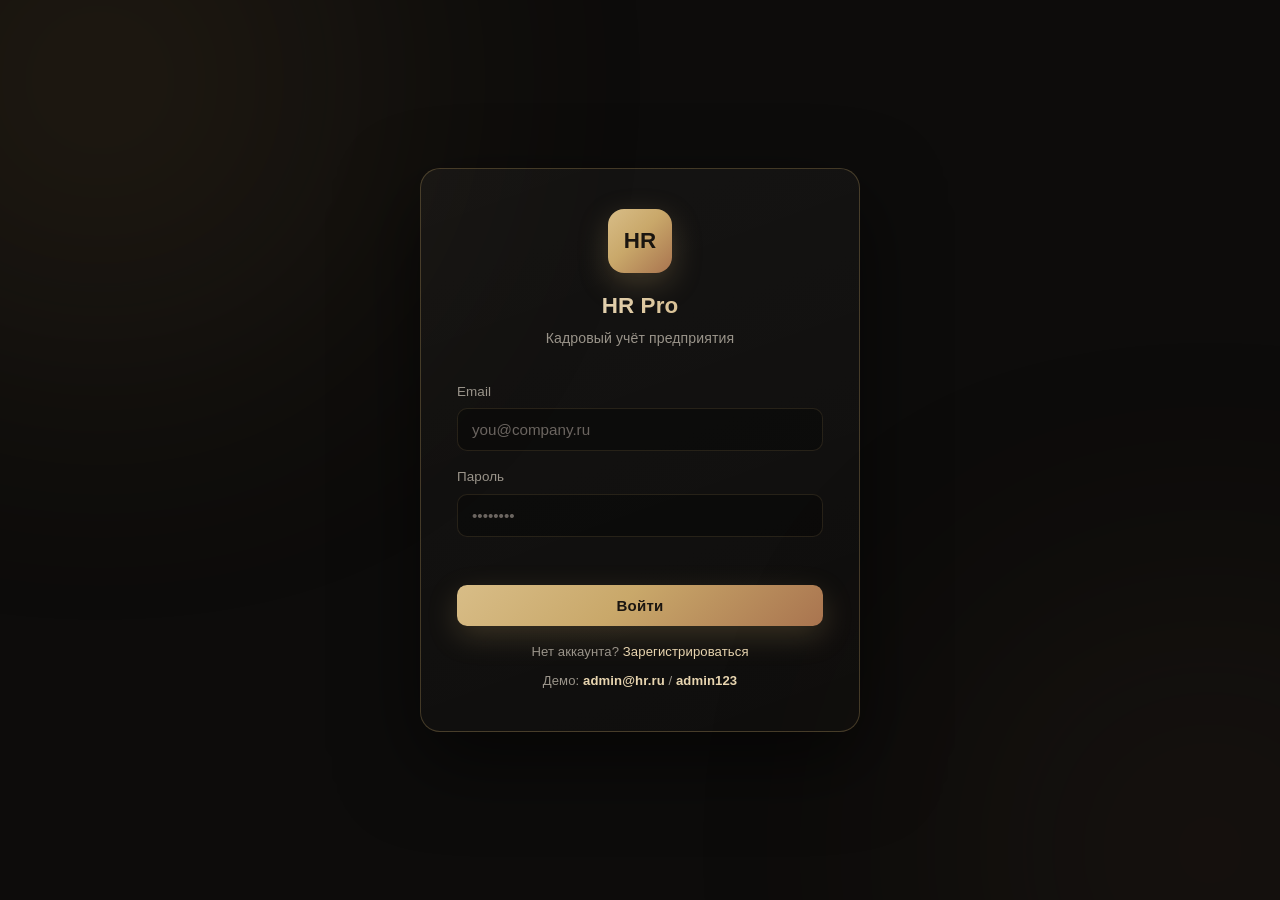
<file: ui/index.html>
<!DOCTYPE html>
<html lang="ru">
<head>
<meta charset="UTF-8">
<meta name="viewport" content="width=device-width, initial-scale=1.0">
<title>Вход — HR Pro</title>
<link rel="stylesheet" href="style.css">
</head>
<body>
<div class="auth-screen">
  <div class="auth-bg-glow auth-glow1"></div>
  <div class="auth-bg-glow auth-glow2"></div>
  <div class="auth-container">
    <div class="auth-brand">
      <div class="brand-mark">HR</div>
      <div class="brand-name">HR Pro</div>
      <div class="brand-sub">Кадровый учёт предприятия</div>
    </div>
    <form id="loginForm" class="auth-form active">
      <div class="field">
        <label>Email</label>
        <input type="email" id="loginEmail" placeholder="you@company.ru" required>
      </div>
      <div class="field">
        <label>Пароль</label>
        <input type="password" id="loginPassword" placeholder="••••••••" required>
      </div>
      <div class="auth-error" id="loginError"></div>
      <button type="submit" class="btn btn-primary btn-full">Войти</button>
      <p class="auth-hint">Нет аккаунта? <a href="register.html" style="color:var(--champagne)">Зарегистрироваться</a></p>
      <p class="auth-hint" style="margin-top:8px">Демо: <b>admin@hr.ru</b> / <b>admin123</b></p>
    </form>
  </div>
</div>
<script src="auth.js"></script>
</body>
</html>
</file>
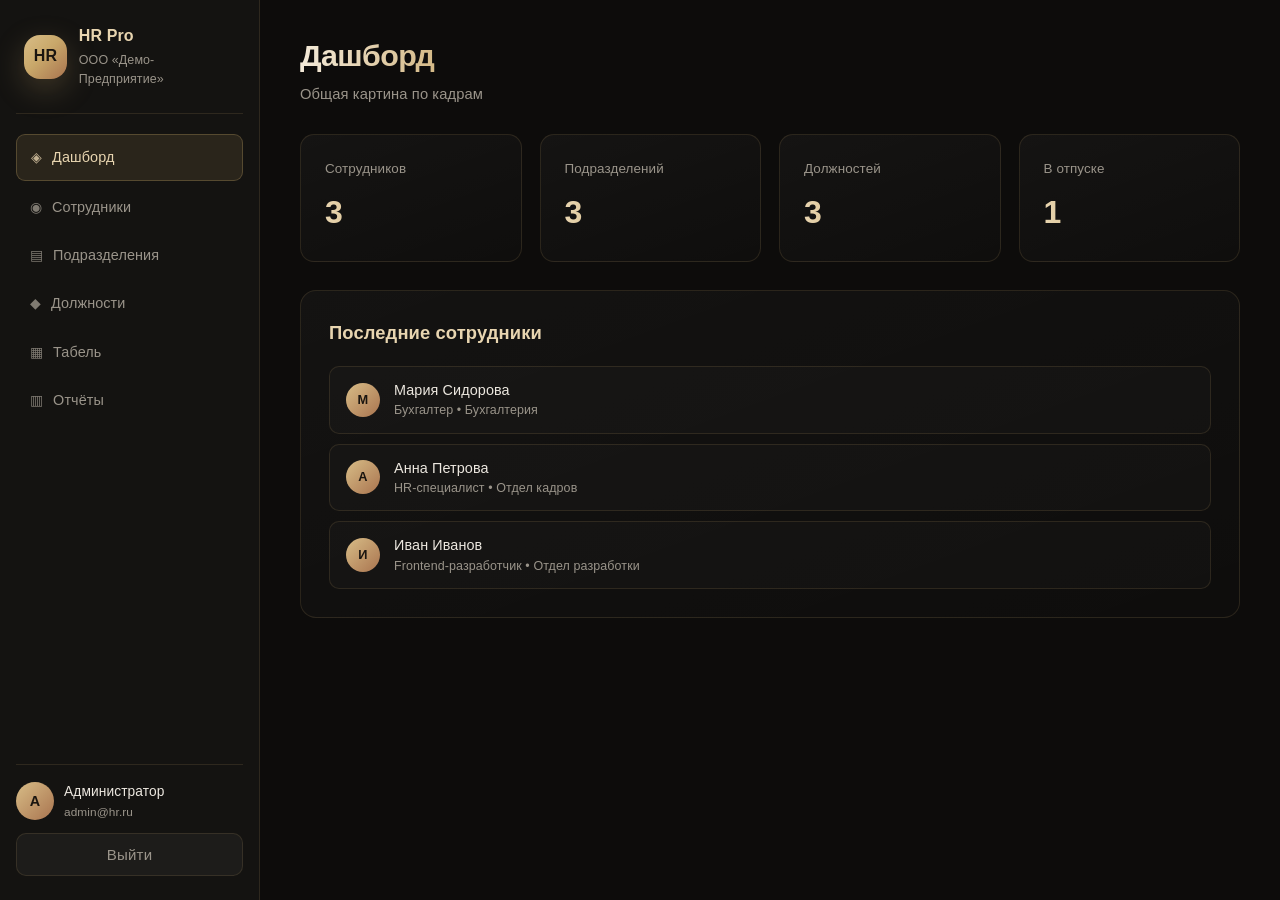
<file: ui/dashboard.html>
<!DOCTYPE html>
<html lang="ru">
<head>
<meta charset="UTF-8">
<meta name="viewport" content="width=device-width, initial-scale=1.0">
<title>Дашборд — HR Pro</title>
<link rel="stylesheet" href="style.css">
</head>
<body>
<div class="app">
  <aside class="sidebar">
    <div class="sidebar-brand">
      <div class="brand-mark small">HR</div>
      <div>
        <div class="sidebar-title">HR Pro</div>
        <div class="sidebar-company" id="companyName">—</div>
      </div>
    </div>
    <nav class="sidebar-nav">
      <a class="nav-item" data-view="dashboard" href="dashboard.html"><span class="nav-icon">◈</span> Дашборд</a>
      <a class="nav-item" data-view="employees" href="employees.html"><span class="nav-icon">◉</span> Сотрудники</a>
      <a class="nav-item" data-view="departments" href="departments.html"><span class="nav-icon">▤</span> Подразделения</a>
      <a class="nav-item" data-view="positions" href="positions.html"><span class="nav-icon">◆</span> Должности</a>
      <a class="nav-item" data-view="timesheet" href="timesheet.html"><span class="nav-icon">▦</span> Табель</a>
      <a class="nav-item" data-view="reports" href="reports.html"><span class="nav-icon">▥</span> Отчёты</a>
    </nav>
    <div class="sidebar-footer">
      <div class="user-badge">
        <div class="avatar" id="userAvatar">—</div>
        <div class="user-info">
          <div class="user-name" id="userName">—</div>
          <div class="user-email" id="userEmail">—</div>
        </div>
      </div>
      <button class="btn btn-ghost btn-full" id="logoutBtn">Выйти</button>
    </div>
  </aside>

  <main class="main">
    <header class="view-header">
      <div>
        <h1>Дашборд</h1>
        <p class="view-sub">Общая картина по кадрам</p>
      </div>
    </header>

    <div class="kpi-grid">
      <div class="kpi-card">
        <div class="kpi-label">Сотрудников</div>
        <div class="kpi-value" id="kpiEmployees">0</div>
      </div>
      <div class="kpi-card">
        <div class="kpi-label">Подразделений</div>
        <div class="kpi-value" id="kpiDepartments">0</div>
      </div>
      <div class="kpi-card">
        <div class="kpi-label">Должностей</div>
        <div class="kpi-value" id="kpiPositions">0</div>
      </div>
      <div class="kpi-card">
        <div class="kpi-label">В отпуске</div>
        <div class="kpi-value" id="kpiOnLeave">0</div>
      </div>
    </div>

    <div class="panel">
      <h2 class="panel-title">Последние сотрудники</h2>
      <div id="recentEmployees" class="recent-list"></div>
    </div>
  </main>
</div>
<script src="app.js"></script>
<script src="dashboard.js"></script>
</body>
</html>
</file>
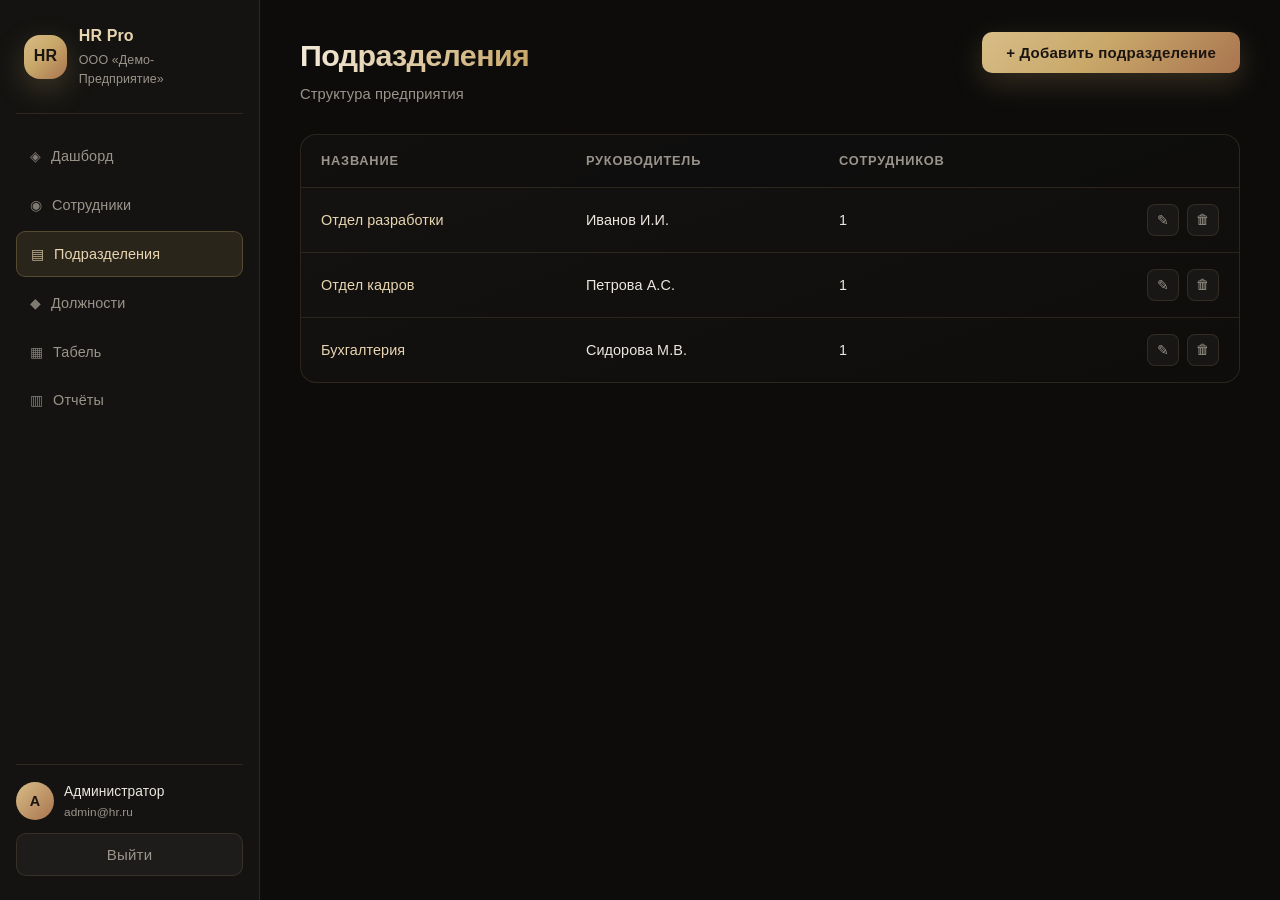
<file: ui/departments.html>
<!DOCTYPE html>
<html lang="ru">
<head>
<meta charset="UTF-8">
<meta name="viewport" content="width=device-width, initial-scale=1.0">
<title>Подразделения — HR Pro</title>
<link rel="stylesheet" href="style.css">
</head>
<body>
<div class="app">
  <aside class="sidebar">
    <div class="sidebar-brand">
      <div class="brand-mark small">HR</div>
      <div>
        <div class="sidebar-title">HR Pro</div>
        <div class="sidebar-company" id="companyName">—</div>
      </div>
    </div>
    <nav class="sidebar-nav">
      <a class="nav-item" data-view="dashboard" href="dashboard.html"><span class="nav-icon">◈</span> Дашборд</a>
      <a class="nav-item" data-view="employees" href="employees.html"><span class="nav-icon">◉</span> Сотрудники</a>
      <a class="nav-item" data-view="departments" href="departments.html"><span class="nav-icon">▤</span> Подразделения</a>
      <a class="nav-item" data-view="positions" href="positions.html"><span class="nav-icon">◆</span> Должности</a>
      <a class="nav-item" data-view="timesheet" href="timesheet.html"><span class="nav-icon">▦</span> Табель</a>
      <a class="nav-item" data-view="reports" href="reports.html"><span class="nav-icon">▥</span> Отчёты</a>
    </nav>
    <div class="sidebar-footer">
      <div class="user-badge">
        <div class="avatar" id="userAvatar">—</div>
        <div class="user-info">
          <div class="user-name" id="userName">—</div>
          <div class="user-email" id="userEmail">—</div>
        </div>
      </div>
      <button class="btn btn-ghost btn-full" id="logoutBtn">Выйти</button>
    </div>
  </aside>

  <main class="main">
    <header class="view-header">
      <div>
        <h1>Подразделения</h1>
        <p class="view-sub">Структура предприятия</p>
      </div>
      <button class="btn btn-primary" id="addDepartmentBtn">+ Добавить подразделение</button>
    </header>
    <div class="table-wrap">
      <table class="data-table">
        <thead>
          <tr>
            <th>Название</th>
            <th>Руководитель</th>
            <th>Сотрудников</th>
            <th></th>
          </tr>
        </thead>
        <tbody id="departmentsTable"></tbody>
      </table>
      <div class="empty-state" id="departmentsEmpty">Подразделений пока нет.</div>
    </div>
  </main>
</div>
<script src="app.js"></script>
<script src="departments.js"></script>
</body>
</html>
</file>
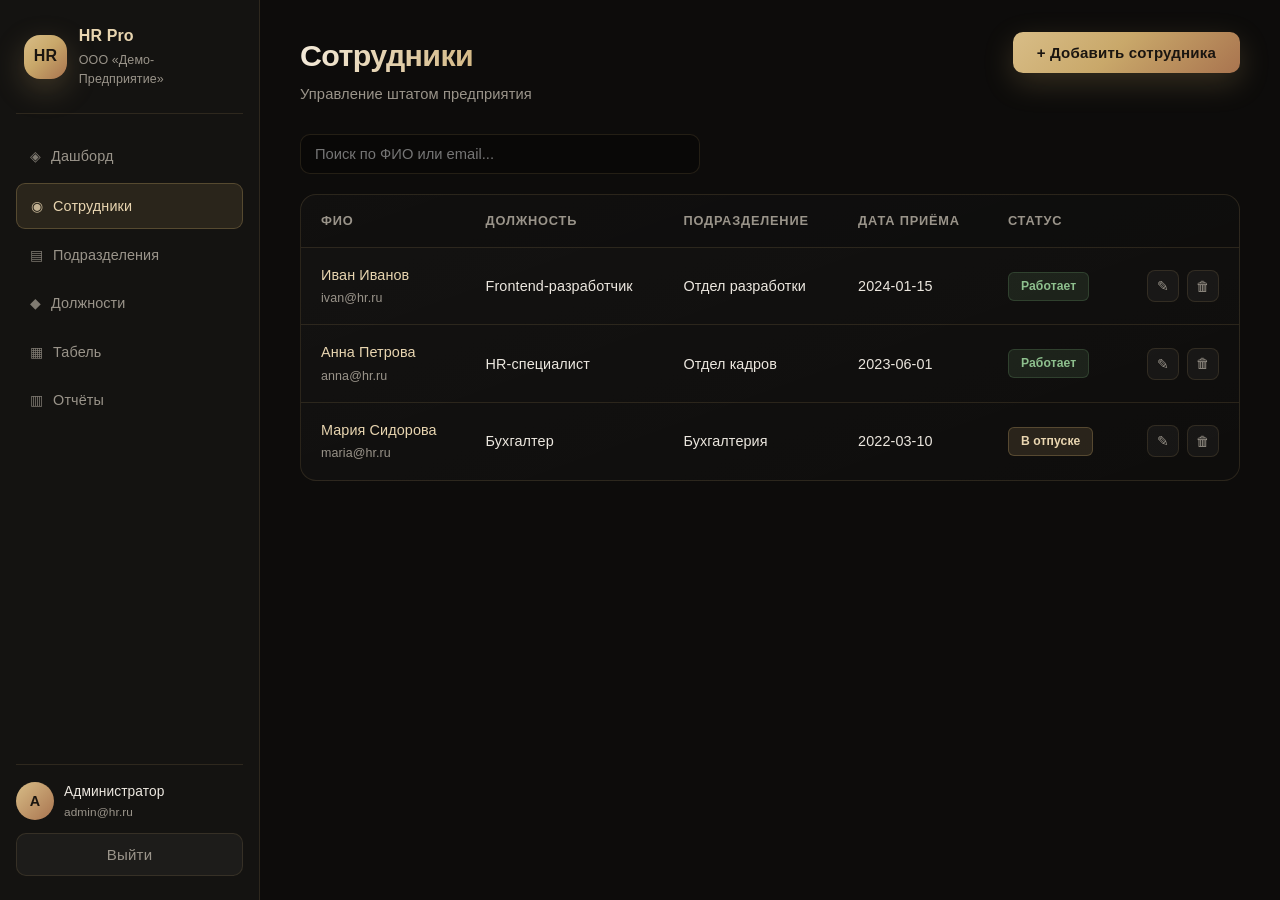
<file: ui/employees.html>
<!DOCTYPE html>
<html lang="ru">
<head>
<meta charset="UTF-8">
<meta name="viewport" content="width=device-width, initial-scale=1.0">
<title>Сотрудники — HR Pro</title>
<link rel="stylesheet" href="style.css">
</head>
<body>
<div class="app">
  <aside class="sidebar">
    <div class="sidebar-brand">
      <div class="brand-mark small">HR</div>
      <div>
        <div class="sidebar-title">HR Pro</div>
        <div class="sidebar-company" id="companyName">—</div>
      </div>
    </div>
    <nav class="sidebar-nav">
      <a class="nav-item" data-view="dashboard" href="dashboard.html"><span class="nav-icon">◈</span> Дашборд</a>
      <a class="nav-item" data-view="employees" href="employees.html"><span class="nav-icon">◉</span> Сотрудники</a>
      <a class="nav-item" data-view="departments" href="departments.html"><span class="nav-icon">▤</span> Подразделения</a>
      <a class="nav-item" data-view="positions" href="positions.html"><span class="nav-icon">◆</span> Должности</a>
      <a class="nav-item" data-view="timesheet" href="timesheet.html"><span class="nav-icon">▦</span> Табель</a>
      <a class="nav-item" data-view="reports" href="reports.html"><span class="nav-icon">▥</span> Отчёты</a>
    </nav>
    <div class="sidebar-footer">
      <div class="user-badge">
        <div class="avatar" id="userAvatar">—</div>
        <div class="user-info">
          <div class="user-name" id="userName">—</div>
          <div class="user-email" id="userEmail">—</div>
        </div>
      </div>
      <button class="btn btn-ghost btn-full" id="logoutBtn">Выйти</button>
    </div>
  </aside>

  <main class="main">
    <header class="view-header">
      <div>
        <h1>Сотрудники</h1>
        <p class="view-sub">Управление штатом предприятия</p>
      </div>
      <button class="btn btn-primary" id="addEmployeeBtn">+ Добавить сотрудника</button>
    </header>

    <div class="toolbar">
      <input type="text" id="searchEmployees" class="search-input" placeholder="Поиск по ФИО или email...">
    </div>

    <div class="table-wrap">
      <table class="data-table">
        <thead>
          <tr>
            <th>ФИО</th>
            <th>Должность</th>
            <th>Подразделение</th>
            <th>Дата приёма</th>
            <th>Статус</th>
            <th></th>
          </tr>
        </thead>
        <tbody id="employeesTable"></tbody>
      </table>
      <div class="empty-state" id="employeesEmpty">Пока нет сотрудников. Добавьте первого.</div>
    </div>
  </main>
</div>
<script src="app.js"></script>
<script src="employees.js"></script>
</body>
</html>
</file>
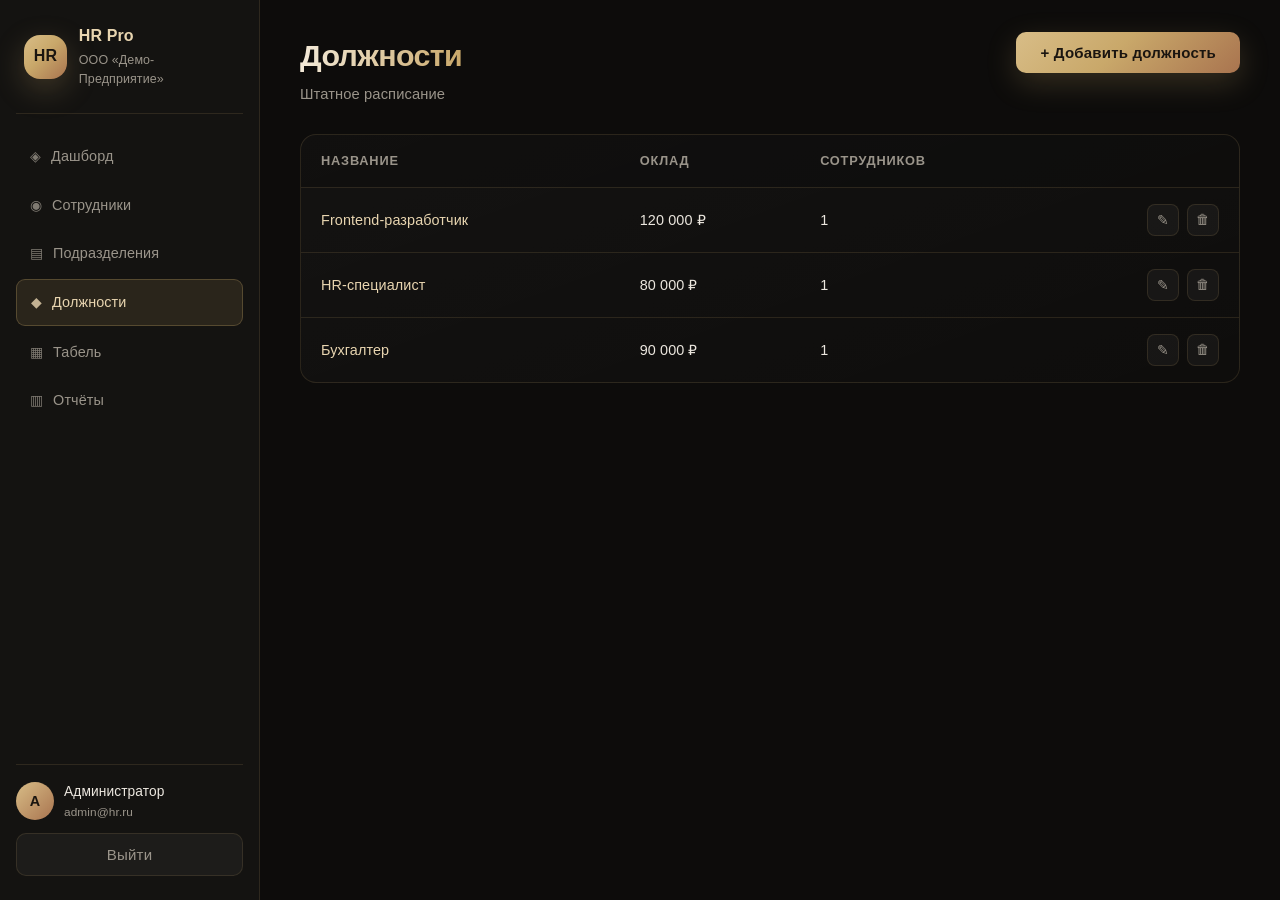
<file: ui/positions.html>
<!DOCTYPE html>
<html lang="ru">
<head>
<meta charset="UTF-8">
<meta name="viewport" content="width=device-width, initial-scale=1.0">
<title>Должности — HR Pro</title>
<link rel="stylesheet" href="style.css">
</head>
<body>
<div class="app">
  <aside class="sidebar">
    <div class="sidebar-brand">
      <div class="brand-mark small">HR</div>
      <div>
        <div class="sidebar-title">HR Pro</div>
        <div class="sidebar-company" id="companyName">—</div>
      </div>
    </div>
    <nav class="sidebar-nav">
      <a class="nav-item" data-view="dashboard" href="dashboard.html"><span class="nav-icon">◈</span> Дашборд</a>
      <a class="nav-item" data-view="employees" href="employees.html"><span class="nav-icon">◉</span> Сотрудники</a>
      <a class="nav-item" data-view="departments" href="departments.html"><span class="nav-icon">▤</span> Подразделения</a>
      <a class="nav-item" data-view="positions" href="positions.html"><span class="nav-icon">◆</span> Должности</a>
      <a class="nav-item" data-view="timesheet" href="timesheet.html"><span class="nav-icon">▦</span> Табель</a>
      <a class="nav-item" data-view="reports" href="reports.html"><span class="nav-icon">▥</span> Отчёты</a>
    </nav>
    <div class="sidebar-footer">
      <div class="user-badge">
        <div class="avatar" id="userAvatar">—</div>
        <div class="user-info">
          <div class="user-name" id="userName">—</div>
          <div class="user-email" id="userEmail">—</div>
        </div>
      </div>
      <button class="btn btn-ghost btn-full" id="logoutBtn">Выйти</button>
    </div>
  </aside>

  <main class="main">
    <header class="view-header">
      <div>
        <h1>Должности</h1>
        <p class="view-sub">Штатное расписание</p>
      </div>
      <button class="btn btn-primary" id="addPositionBtn">+ Добавить должность</button>
    </header>
    <div class="table-wrap">
      <table class="data-table">
        <thead>
          <tr>
            <th>Название</th>
            <th>Оклад</th>
            <th>Сотрудников</th>
            <th></th>
          </tr>
        </thead>
        <tbody id="positionsTable"></tbody>
      </table>
      <div class="empty-state" id="positionsEmpty">Должностей пока нет.</div>
    </div>
  </main>
</div>
<script src="app.js"></script>
<script src="positions.js"></script>
</body>
</html>
</file>
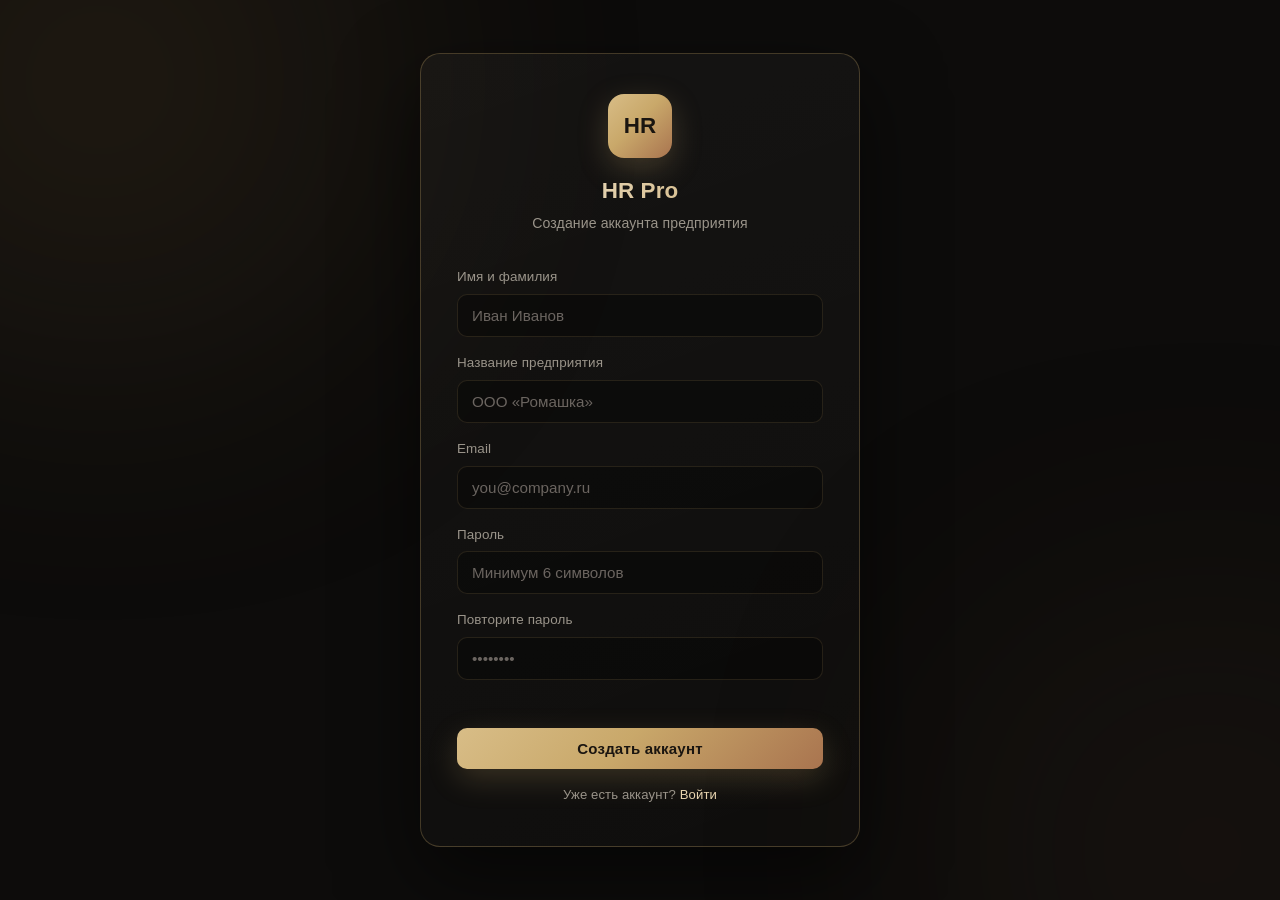
<file: ui/register.html>
<!DOCTYPE html>
<html lang="ru">
<head>
<meta charset="UTF-8">
<meta name="viewport" content="width=device-width, initial-scale=1.0">
<title>Регистрация — HR Pro</title>
<link rel="stylesheet" href="style.css">
</head>
<body>
<div class="auth-screen">
  <div class="auth-bg-glow auth-glow1"></div>
  <div class="auth-bg-glow auth-glow2"></div>
  <div class="auth-container">
    <div class="auth-brand">
      <div class="brand-mark">HR</div>
      <div class="brand-name">HR Pro</div>
      <div class="brand-sub">Создание аккаунта предприятия</div>
    </div>
    <form id="registerForm" class="auth-form active">
      <div class="field">
        <label>Имя и фамилия</label>
        <input type="text" id="regName" placeholder="Иван Иванов" required>
      </div>
      <div class="field">
        <label>Название предприятия</label>
        <input type="text" id="regCompany" placeholder="ООО «Ромашка»" required>
      </div>
      <div class="field">
        <label>Email</label>
        <input type="email" id="regEmail" placeholder="you@company.ru" required>
      </div>
      <div class="field">
        <label>Пароль</label>
        <input type="password" id="regPassword" placeholder="Минимум 6 символов" required minlength="6">
      </div>
      <div class="field">
        <label>Повторите пароль</label>
        <input type="password" id="regPassword2" placeholder="••••••••" required minlength="6">
      </div>
      <div class="auth-error" id="regError"></div>
      <button type="submit" class="btn btn-primary btn-full">Создать аккаунт</button>
      <p class="auth-hint">Уже есть аккаунт? <a href="index.html" style="color:var(--champagne)">Войти</a></p>
    </form>
  </div>
</div>
<script src="auth.js"></script>
</body>
</html>
</file>
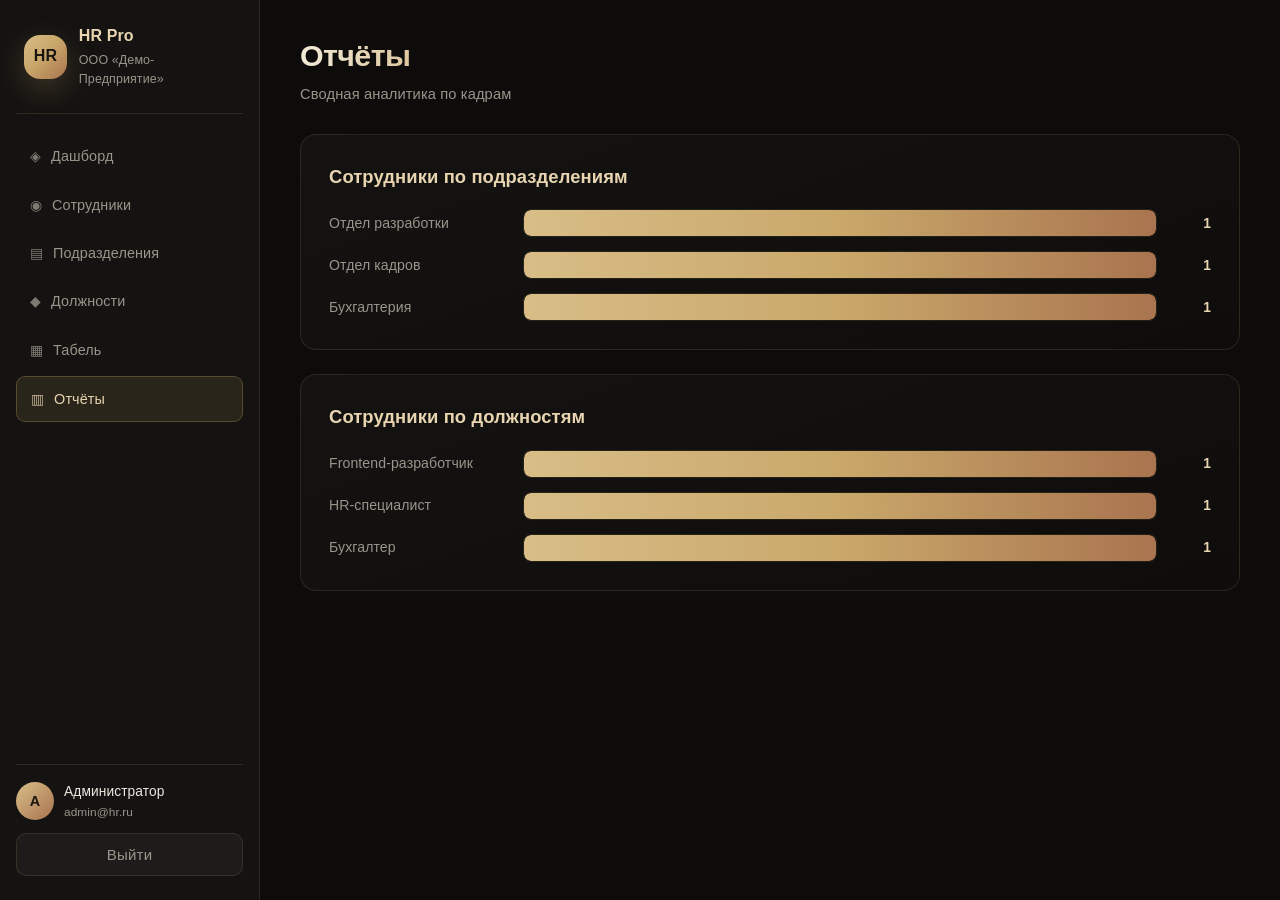
<file: ui/reports.html>
<!DOCTYPE html>
<html lang="ru">
<head>
<meta charset="UTF-8">
<meta name="viewport" content="width=device-width, initial-scale=1.0">
<title>Отчёты — HR Pro</title>
<link rel="stylesheet" href="style.css">
</head>
<body>
<div class="app">
  <aside class="sidebar">
    <div class="sidebar-brand">
      <div class="brand-mark small">HR</div>
      <div>
        <div class="sidebar-title">HR Pro</div>
        <div class="sidebar-company" id="companyName">—</div>
      </div>
    </div>
    <nav class="sidebar-nav">
      <a class="nav-item" data-view="dashboard" href="dashboard.html"><span class="nav-icon">◈</span> Дашборд</a>
      <a class="nav-item" data-view="employees" href="employees.html"><span class="nav-icon">◉</span> Сотрудники</a>
      <a class="nav-item" data-view="departments" href="departments.html"><span class="nav-icon">▤</span> Подразделения</a>
      <a class="nav-item" data-view="positions" href="positions.html"><span class="nav-icon">◆</span> Должности</a>
      <a class="nav-item" data-view="timesheet" href="timesheet.html"><span class="nav-icon">▦</span> Табель</a>
      <a class="nav-item" data-view="reports" href="reports.html"><span class="nav-icon">▥</span> Отчёты</a>
    </nav>
    <div class="sidebar-footer">
      <div class="user-badge">
        <div class="avatar" id="userAvatar">—</div>
        <div class="user-info">
          <div class="user-name" id="userName">—</div>
          <div class="user-email" id="userEmail">—</div>
        </div>
      </div>
      <button class="btn btn-ghost btn-full" id="logoutBtn">Выйти</button>
    </div>
  </aside>

  <main class="main">
    <header class="view-header">
      <div>
        <h1>Отчёты</h1>
        <p class="view-sub">Сводная аналитика по кадрам</p>
      </div>
    </header>
    <div class="panel">
      <h2 class="panel-title">Сотрудники по подразделениям</h2>
      <div id="reportDepartments" class="report-bars"></div>
    </div>
    <div class="panel">
      <h2 class="panel-title">Сотрудники по должностям</h2>
      <div id="reportPositions" class="report-bars"></div>
    </div>
  </main>
</div>
<script src="app.js"></script>
<script src="reports.js"></script>
</body>
</html>
</file>
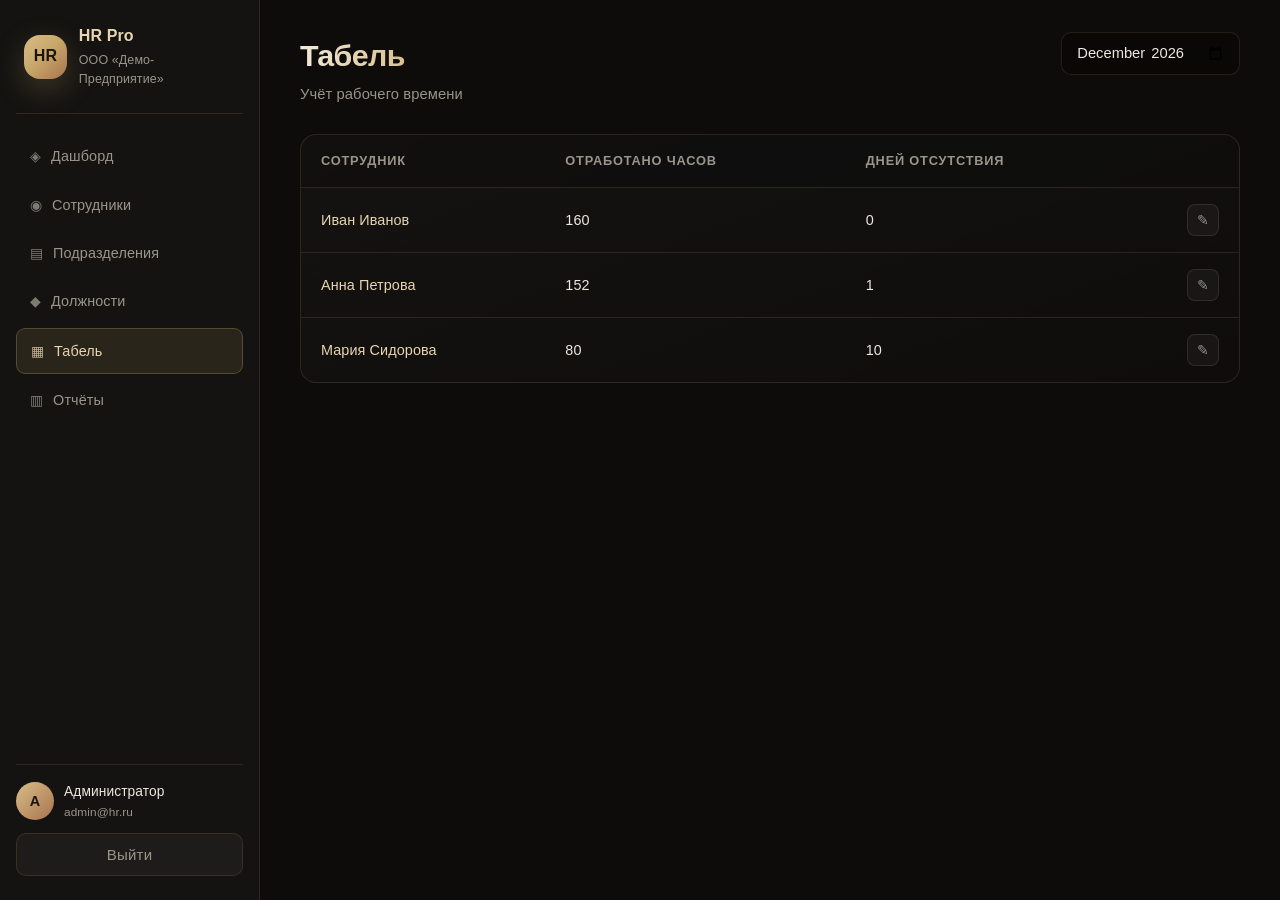
<file: ui/timesheet.html>
<!DOCTYPE html>
<html lang="ru">
<head>
<meta charset="UTF-8">
<meta name="viewport" content="width=device-width, initial-scale=1.0">
<title>Табель — HR Pro</title>
<link rel="stylesheet" href="style.css">
</head>
<body>
<div class="app">
  <aside class="sidebar">
    <div class="sidebar-brand">
      <div class="brand-mark small">HR</div>
      <div>
        <div class="sidebar-title">HR Pro</div>
        <div class="sidebar-company" id="companyName">—</div>
      </div>
    </div>
    <nav class="sidebar-nav">
      <a class="nav-item" data-view="dashboard" href="dashboard.html"><span class="nav-icon">◈</span> Дашборд</a>
      <a class="nav-item" data-view="employees" href="employees.html"><span class="nav-icon">◉</span> Сотрудники</a>
      <a class="nav-item" data-view="departments" href="departments.html"><span class="nav-icon">▤</span> Подразделения</a>
      <a class="nav-item" data-view="positions" href="positions.html"><span class="nav-icon">◆</span> Должности</a>
      <a class="nav-item" data-view="timesheet" href="timesheet.html"><span class="nav-icon">▦</span> Табель</a>
      <a class="nav-item" data-view="reports" href="reports.html"><span class="nav-icon">▥</span> Отчёты</a>
    </nav>
    <div class="sidebar-footer">
      <div class="user-badge">
        <div class="avatar" id="userAvatar">—</div>
        <div class="user-info">
          <div class="user-name" id="userName">—</div>
          <div class="user-email" id="userEmail">—</div>
        </div>
      </div>
      <button class="btn btn-ghost btn-full" id="logoutBtn">Выйти</button>
    </div>
  </aside>

  <main class="main">
    <header class="view-header">
      <div>
        <h1>Табель</h1>
        <p class="view-sub">Учёт рабочего времени</p>
      </div>
      <div class="toolbar-inline">
        <input type="month" id="timesheetMonth" class="search-input">
      </div>
    </header>
    <div class="table-wrap">
      <table class="data-table">
        <thead>
          <tr>
            <th>Сотрудник</th>
            <th>Отработано часов</th>
            <th>Дней отсутствия</th>
            <th></th>
          </tr>
        </thead>
        <tbody id="timesheetTable"></tbody>
      </table>
      <div class="empty-state" id="timesheetEmpty">Добавьте сотрудников, чтобы вести табель.</div>
    </div>
  </main>
</div>
<script src="app.js"></script>
<script src="timesheet.js"></script>
</body>
</html>
</file>
<file: ui/style.css>
@font-face { font-family:'YS Text'; font-weight:400; font-display:swap; src:url('https://yastatic.net/s3/home/fonts/ys/1/text-regular.woff2') format('woff2'); }
@font-face { font-family:'YS Text'; font-weight:500; font-display:swap; src:url('https://yastatic.net/s3/home/fonts/ys/1/text-medium.woff2') format('woff2'); }
@font-face { font-family:'YS Text'; font-weight:700; font-display:swap; src:url('https://yastatic.net/s3/home/fonts/ys/1/text-bold.woff2') format('woff2'); }
@font-face { font-family:'YS Display'; font-weight:400; font-display:swap; src:url('https://yastatic.net/s3/home/fonts/ys/1/display-regular.woff2') format('woff2'); }
@font-face { font-family:'YS Display'; font-weight:700; font-display:swap; src:url('https://yastatic.net/s3/home/fonts/ys/1/display-bold.woff2') format('woff2'); }

:root {
  --bg:#0d0c0b; --surface:#141311; --surface-2:#1a1816; --surface-3:#211e1b;
  --text:#ece7df; --muted:#9a948a;
  --gold:#c9a86a; --gold-soft:#b8935a; --champagne:#e8d5b0; --copper:#a9744f;
  --border:rgba(201,168,106,0.14); --border-strong:rgba(201,168,106,0.28);
  --danger:#c05656; --success:#6a9a6a;
}

* { margin:0; padding:0; box-sizing:border-box; }
html { scroll-behavior:smooth; }

body {
  font-family:'YS Text','Helvetica Neue',Arial,sans-serif;
  background:var(--bg); color:var(--text);
  line-height:1.55; -webkit-font-smoothing:antialiased;
  letter-spacing:0.1px; overflow-x:hidden;
}

.hidden { display:none !important; }

/* ============ АВТОРИЗАЦИЯ ============ */
.auth-screen {
  min-height:100vh; display:flex; align-items:center; justify-content:center;
  padding:24px; position:relative;
}
.auth-bg-glow { position:fixed; border-radius:50%; filter:blur(140px); opacity:0.18; pointer-events:none; z-index:0; }
.auth-glow1 { width:520px; height:520px; background:#8a6a3c; top:-180px; left:-160px; }
.auth-glow2 { width:460px; height:460px; background:#5c3f2a; bottom:-180px; right:-160px; }

.auth-container {
  position:relative; z-index:1;
  width:100%; max-width:440px;
  background:linear-gradient(160deg, rgba(255,255,255,0.035), rgba(255,255,255,0.01));
  border:1px solid var(--border-strong);
  border-radius:20px; padding:40px 36px;
  box-shadow:0 30px 80px rgba(0,0,0,0.55);
}
.auth-brand { text-align:center; margin-bottom:32px; }
.brand-mark {
  width:64px; height:64px; margin:0 auto 16px;
  border-radius:16px; display:flex; align-items:center; justify-content:center;
  font-family:'YS Display',sans-serif; font-weight:700; font-size:1.4rem; color:#1a1510;
  background:linear-gradient(135deg,#d8bd87,#c9a86a 45%,#a9744f);
  box-shadow:0 10px 30px rgba(201,168,106,0.25);
}
.brand-mark.small { width:44px; height:44px; font-size:1rem; margin:0; }
.brand-name { font-family:'YS Display',sans-serif; font-weight:700; font-size:1.4rem;
  background:linear-gradient(90deg,#f3ead9,#c9a86a);
  -webkit-background-clip:text; background-clip:text; -webkit-text-fill-color:transparent; }
.brand-sub { color:var(--muted); font-size:0.88rem; margin-top:4px; }

.auth-tabs { display:flex; gap:8px; margin-bottom:28px; background:rgba(255,255,255,0.03);
  padding:5px; border-radius:10px; border:1px solid var(--border); }
.auth-tab { flex:1; padding:10px; border:none; background:none; color:var(--muted);
  font-family:inherit; font-size:0.92rem; font-weight:500; cursor:pointer; border-radius:7px;
  transition:all 0.3s; }
.auth-tab.active { background:rgba(201,168,106,0.14); color:var(--champagne); }
.auth-tab:hover:not(.active) { color:var(--text); }

.auth-form { display:none; }
.auth-form.active { display:block; }

.field { margin-bottom:16px; }
.field label { display:block; font-size:0.84rem; color:var(--muted); margin-bottom:6px; font-weight:500; }
.field input, .field select {
  width:100%; padding:12px 14px; border-radius:10px;
  background:rgba(0,0,0,0.3); border:1px solid var(--border);
  color:var(--text); font-family:inherit; font-size:0.95rem; outline:none;
  transition:border-color 0.3s, box-shadow 0.3s;
}
.field input:focus, .field select:focus { border-color:var(--gold); box-shadow:0 0 0 3px rgba(201,168,106,0.12); }
.field input::placeholder { color:#6b6560; }

.auth-error { color:var(--danger); font-size:0.86rem; min-height:20px; margin-bottom:12px; }
.auth-hint { text-align:center; color:var(--muted); font-size:0.82rem; margin-top:16px; }
.auth-hint b { color:var(--champagne); }
.auth-hint a { color:var(--champagne); text-decoration:none; }
.auth-hint a:hover { text-decoration:underline; }

.btn { padding:12px 24px; border-radius:10px; font-family:inherit; font-size:0.94rem;
  font-weight:500; cursor:pointer; border:none; text-decoration:none; display:inline-block;
  text-align:center; transition:all 0.3s; letter-spacing:0.2px; }
.btn-primary { background:linear-gradient(135deg,#d8bd87,#c9a86a 45%,#a9744f);
  color:#1a1510; font-weight:700; box-shadow:0 10px 30px rgba(201,168,106,0.22); }
.btn-primary:hover { transform:translateY(-2px); box-shadow:0 16px 40px rgba(201,168,106,0.35); }
.btn-full { width:100%; }
.btn-ghost { background:rgba(255,255,255,0.04); color:var(--muted); border:1px solid var(--border); }
.btn-ghost:hover { color:var(--text); border-color:var(--border-strong); }
.btn-danger { background:rgba(192,86,86,0.15); color:#e08a8a; border:1px solid rgba(192,86,86,0.3); }
.btn-danger:hover { background:rgba(192,86,86,0.25); }

/* ============ ПРИЛОЖЕНИЕ ============ */
.app { display:flex; min-height:100vh; }

.sidebar {
  width:260px; background:var(--surface); border-right:1px solid var(--border);
  display:flex; flex-direction:column; padding:24px 16px; position:fixed;
  top:0; bottom:0; left:0; z-index:10;
}
.sidebar-brand { display:flex; align-items:center; gap:12px; padding:0 8px 24px;
  border-bottom:1px solid var(--border); margin-bottom:20px; }
.sidebar-title { font-family:'YS Display',sans-serif; font-weight:700; font-size:1rem; color:var(--champagne); }
.sidebar-company { font-size:0.78rem; color:var(--muted); margin-top:2px; }

.sidebar-nav { display:flex; flex-direction:column; gap:4px; flex:1; }
.nav-item { display:flex; align-items:center; gap:10px; padding:11px 14px; border-radius:9px;
  color:var(--muted); text-decoration:none; font-size:0.9rem; font-weight:500;
  transition:all 0.25s; cursor:pointer; }
.nav-item:hover { color:var(--text); background:rgba(255,255,255,0.03); }
.nav-item.active { color:var(--champagne); background:rgba(201,168,106,0.12);
  border:1px solid var(--border-strong); }
.nav-icon { font-size:0.9rem; opacity:0.8; }

.sidebar-footer { border-top:1px solid var(--border); padding-top:16px; }
.user-badge { display:flex; align-items:center; gap:10px; margin-bottom:12px; }
.avatar { width:38px; height:38px; border-radius:50%; display:flex; align-items:center;
  justify-content:center; font-weight:700; font-size:0.9rem; color:#1a1510;
  background:linear-gradient(135deg,#d8bd87,#a9744f); flex-shrink:0; }
.user-name { font-size:0.86rem; font-weight:500; color:var(--text); }
.user-email { font-size:0.74rem; color:var(--muted); }

.main { flex:1; margin-left:260px; padding:32px 40px; max-width:100%; }

.view-header { display:flex; justify-content:space-between; align-items:flex-start;
  margin-bottom:28px; flex-wrap:wrap; gap:16px; }
.view-header h1 { font-family:'YS Display',sans-serif; font-size:1.9rem; font-weight:700;
  letter-spacing:-0.02em; background:linear-gradient(90deg,#f3ead9,#c9a86a);
  -webkit-background-clip:text; background-clip:text; -webkit-text-fill-color:transparent; }
.view-sub { color:var(--muted); font-size:0.92rem; margin-top:4px; }

.kpi-grid { display:grid; grid-template-columns:repeat(auto-fit,minmax(200px,1fr));
  gap:18px; margin-bottom:28px; }
.kpi-card { background:linear-gradient(160deg, rgba(255,255,255,0.035), rgba(255,255,255,0.01));
  border:1px solid var(--border); border-radius:14px; padding:24px; transition:all 0.3s; }
.kpi-card:hover { border-color:var(--border-strong); transform:translateY(-3px); }
.kpi-label { color:var(--muted); font-size:0.84rem; margin-bottom:8px; }
.kpi-value { font-family:'YS Display',sans-serif; font-size:2rem; font-weight:700;
  background:linear-gradient(90deg,#e8d5b0,#c9a86a,#a9744f);
  -webkit-background-clip:text; background-clip:text; -webkit-text-fill-color:transparent; }

.panel { background:linear-gradient(160deg, rgba(255,255,255,0.03), rgba(255,255,255,0.008));
  border:1px solid var(--border); border-radius:16px; padding:28px; margin-bottom:24px; }
.panel-title { font-family:'YS Display',sans-serif; font-size:1.15rem; font-weight:700;
  color:var(--champagne); margin-bottom:18px; }

.toolbar { margin-bottom:20px; }
.toolbar-inline { display:flex; gap:10px; align-items:center; }
.search-input { width:100%; max-width:400px; padding:11px 14px; border-radius:10px;
  background:rgba(0,0,0,0.3); border:1px solid var(--border); color:var(--text);
  font-family:inherit; font-size:0.92rem; outline:none; transition:all 0.3s; }
.search-input:focus { border-color:var(--gold); box-shadow:0 0 0 3px rgba(201,168,106,0.12); }
.toolbar-inline .search-input { max-width:200px; }

.table-wrap { background:linear-gradient(160deg, rgba(255,255,255,0.03), rgba(255,255,255,0.008));
  border:1px solid var(--border); border-radius:16px; overflow:hidden; }
.data-table { width:100%; border-collapse:collapse; }
.data-table th { text-align:left; padding:16px 20px; font-size:0.8rem; font-weight:700;
  color:var(--muted); text-transform:uppercase; letter-spacing:0.8px;
  border-bottom:1px solid var(--border); background:rgba(0,0,0,0.15); }
.data-table td { padding:16px 20px; font-size:0.9rem; border-bottom:1px solid var(--border); }
.data-table tr:last-child td { border-bottom:none; }
.data-table tr:hover td { background:rgba(201,168,106,0.03); }
.data-table .td-name { font-weight:500; color:var(--champagne); }

.badge { display:inline-block; padding:4px 12px; border-radius:6px; font-size:0.76rem; font-weight:600; }
.badge-active { background:rgba(106,154,106,0.15); color:#8ec08e; border:1px solid rgba(106,154,106,0.25); }
.badge-leave { background:rgba(201,168,106,0.15); color:var(--champagne); border:1px solid var(--border-strong); }
.badge-fired { background:rgba(192,86,86,0.15); color:#e08a8a; border:1px solid rgba(192,86,86,0.25); }

.row-actions { display:flex; gap:8px; justify-content:flex-end; }
.icon-btn { background:rgba(255,255,255,0.04); border:1px solid var(--border); color:var(--muted);
  width:32px; height:32px; border-radius:8px; cursor:pointer; font-size:0.85rem;
  transition:all 0.25s; display:flex; align-items:center; justify-content:center; }
.icon-btn:hover { color:var(--text); border-color:var(--border-strong); background:rgba(201,168,106,0.08); }
.icon-btn.danger:hover { color:#e08a8a; border-color:rgba(192,86,86,0.3); background:rgba(192,86,86,0.1); }

.empty-state { padding:48px 20px; text-align:center; color:var(--muted); font-size:0.9rem; }

.recent-list { display:flex; flex-direction:column; gap:10px; }
.recent-item { display:flex; align-items:center; gap:14px; padding:12px 16px;
  background:rgba(255,255,255,0.02); border:1px solid var(--border); border-radius:10px; }
.recent-item .avatar { width:34px; height:34px; font-size:0.8rem; }
.recent-item .name { font-weight:500; color:var(--text); font-size:0.9rem; }
.recent-item .role { font-size:0.78rem; color:var(--muted); }

.report-bars { display:flex; flex-direction:column; gap:14px; }
.report-row { display:flex; align-items:center; gap:14px; }
.report-label { width:180px; font-size:0.88rem; color:var(--muted); flex-shrink:0; }
.report-bar-track { flex:1; height:28px; background:rgba(0,0,0,0.25);
  border:1px solid var(--border); border-radius:8px; overflow:hidden; }
.report-bar-fill { height:100%; background:linear-gradient(90deg,#d8bd87,#c9a86a,#a9744f);
  border-radius:7px; transition:width 0.6s ease; min-width:30px; }
.report-count { font-size:0.86rem; color:var(--champagne); font-weight:600; width:40px; text-align:right; }

/* ============ МОДАЛКА ============ */
.modal-overlay { position:fixed; inset:0; background:rgba(0,0,0,0.7);
  backdrop-filter:blur(6px); display:flex; align-items:center; justify-content:center;
  z-index:100; padding:20px; }
.modal { background:var(--surface-2); border:1px solid var(--border-strong);
  border-radius:18px; width:100%; max-width:480px; max-height:90vh; overflow-y:auto;
  box-shadow:0 30px 80px rgba(0,0,0,0.6); animation:modalIn 0.3s ease; }
@keyframes modalIn { from { opacity:0; transform:translateY(20px) scale(0.97); } to { opacity:1; transform:translateY(0) scale(1); } }
.modal-header { display:flex; justify-content:space-between; align-items:center;
  padding:24px 28px; border-bottom:1px solid var(--border); }
.modal-header h2 { font-family:'YS Display',sans-serif; font-size:1.2rem; font-weight:700; color:var(--champagne); }
.modal-close { background:none; border:none; color:var(--muted); font-size:1.1rem; cursor:pointer;
  width:32px; height:32px; border-radius:8px; transition:all 0.25s; }
.modal-close:hover { color:var(--text); background:rgba(255,255,255,0.05); }
.modal-body { padding:24px 28px; }
.modal-actions { display:flex; gap:10px; margin-top:20px; }
.modal-actions .btn { flex:1; }

/* ============ TOAST ============ */
.toast { position:fixed; bottom:28px; right:28px; padding:14px 22px; border-radius:12px;
  background:var(--surface-3); border:1px solid var(--border-strong); color:var(--champagne);
  font-size:0.9rem; font-weight:500; box-shadow:0 16px 40px rgba(0,0,0,0.5);
  transform:translateY(120px); opacity:0; transition:all 0.4s cubic-bezier(.2,.7,.2,1); z-index:200; }
.toast.show { transform:translateY(0); opacity:1; }
.toast.error { border-color:rgba(192,86,86,0.4); color:#e08a8a; }

@media (max-width:900px) {
  .sidebar { width:72px; padding:16px 8px; }
  .sidebar-title, .sidebar-company, .nav-item span:not(.nav-icon), .user-info, .sidebar-footer .btn { display:none; }
  .nav-item { justify-content:center; padding:12px; }
  .sidebar-brand { justify-content:center; }
  .main { margin-left:72px; padding:24px 20px; }
  .view-header h1 { font-size:1.5rem; }
  .report-label { width:120px; }
}

/* Убираем жёлтый фон автозаполнения браузера */
input:-webkit-autofill,
input:-webkit-autofill:hover, 
input:-webkit-autofill:focus, 
input:-webkit-autofill:active {
  -webkit-box-shadow: 0 0 0 30px #1a1816 inset !important;
  -webkit-text-fill-color: #ece7df !important;
  transition: background-color 5000s ease-in-out 0s;
}
</file>
